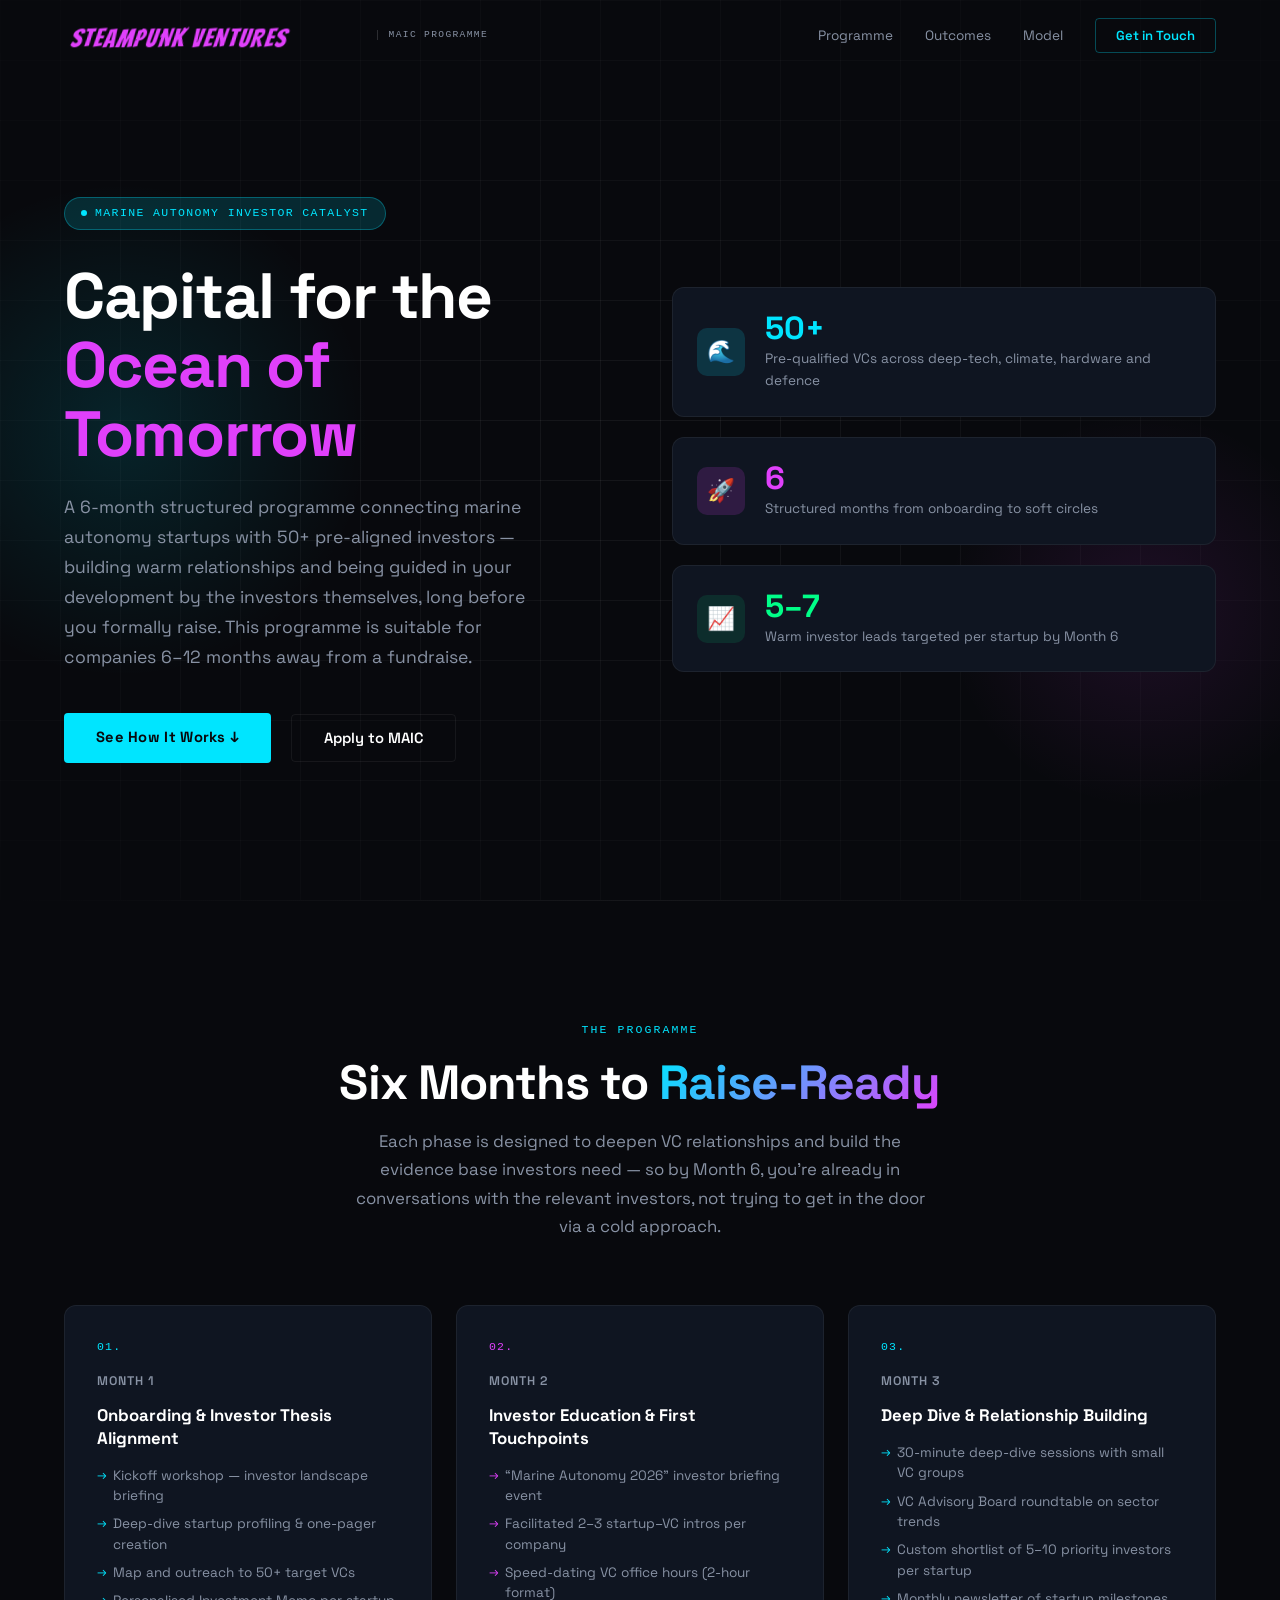
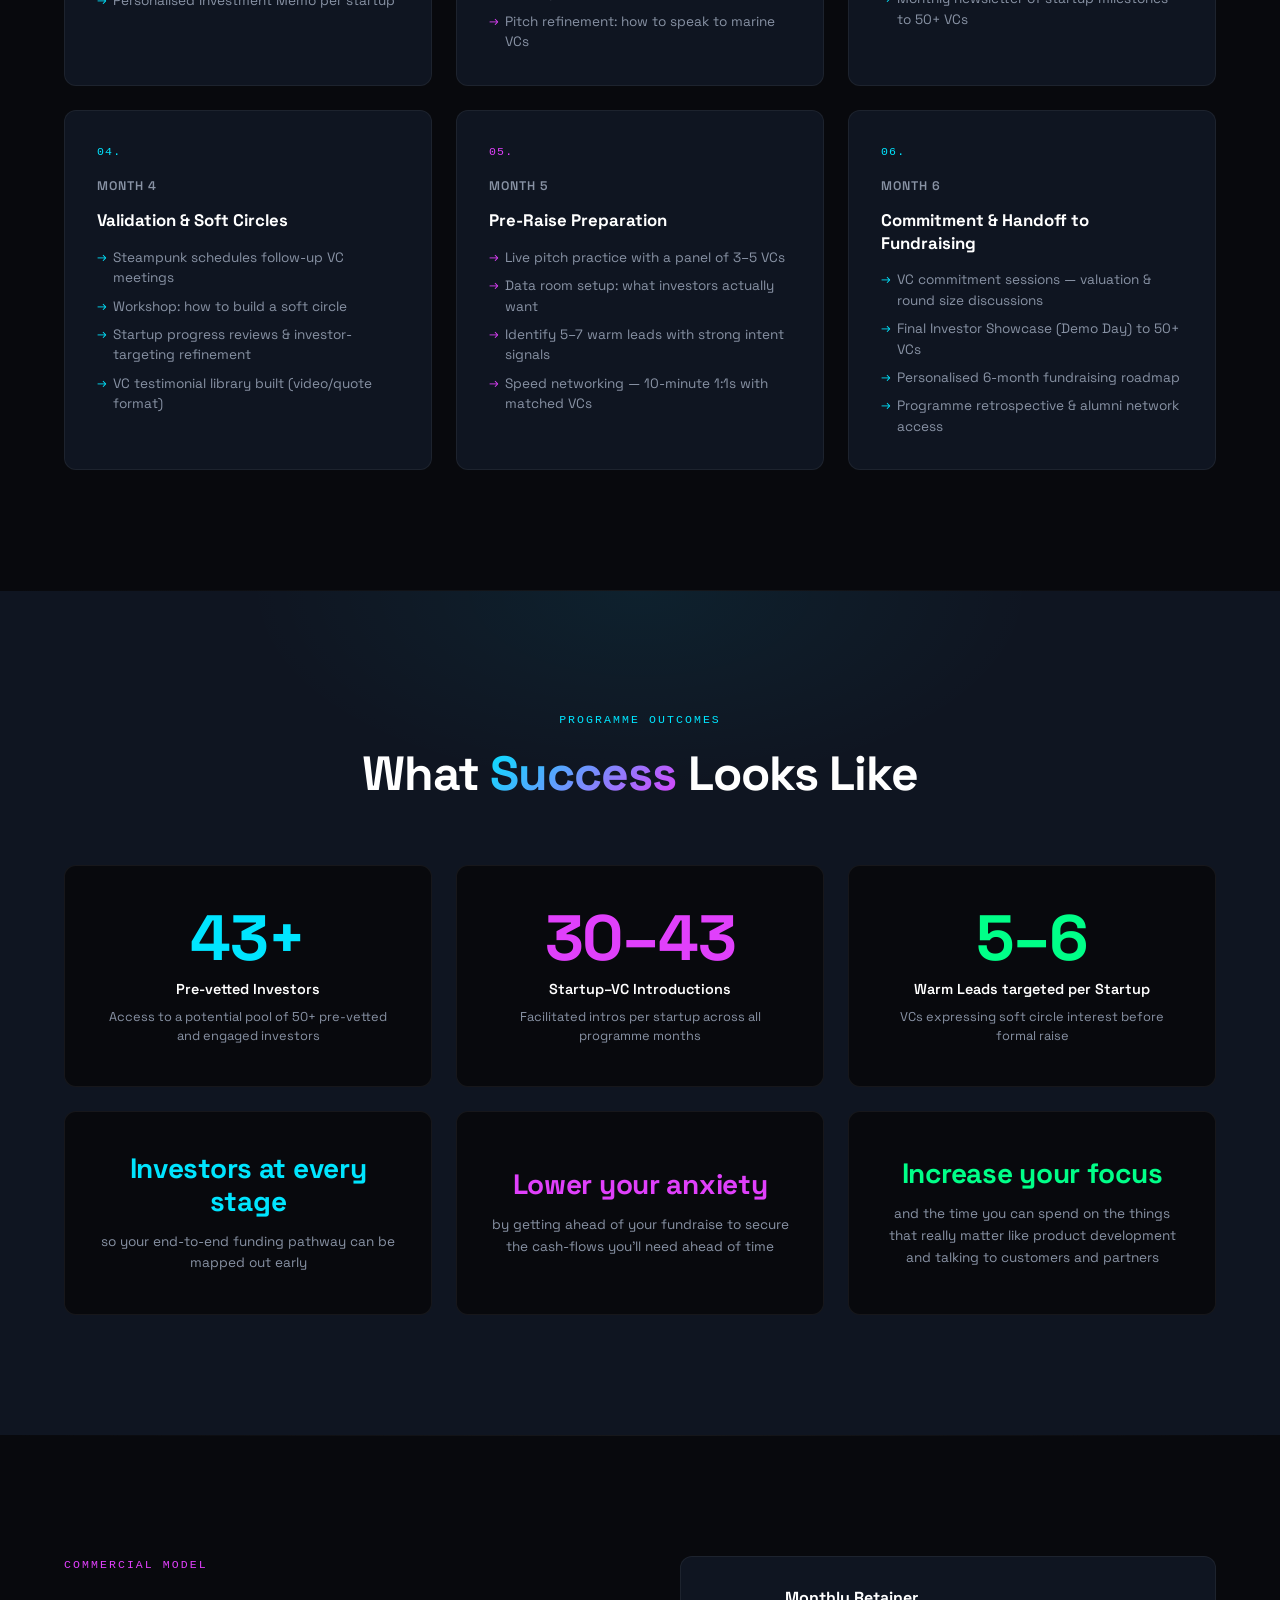
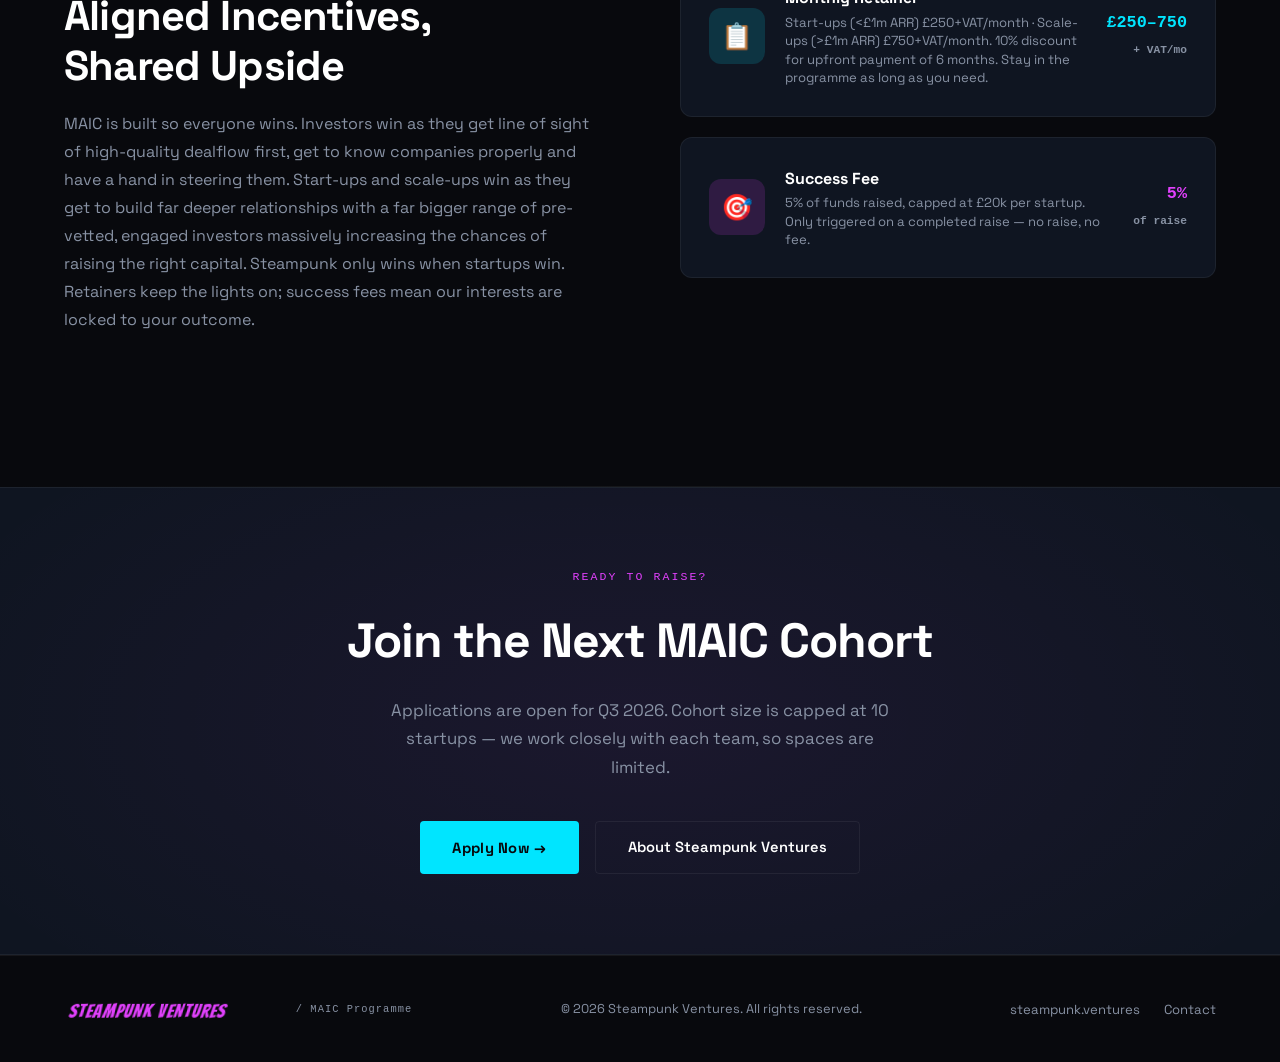
<file: index.html>
<!DOCTYPE html>
<html lang="en">
<head>
  <meta charset="UTF-8" />
  <meta name="viewport" content="width=device-width, initial-scale=1.0" />
  <title>MAIC – Marine Autonomy Investor Catalyst | Steampunk Ventures</title>
  <meta name="description" content="A 6-month structured programme connecting marine autonomy startups with 50+ VCs. Delivered by Steampunk Ventures." />
  <link rel="stylesheet" href="style.css" />
  <link rel="preconnect" href="https://fonts.googleapis.com" />
  <link rel="preconnect" href="https://fonts.gstatic.com" crossorigin />
</head>
<body>

  <!-- ── Navigation ────────────────────────────── -->
  <nav class="nav" role="navigation" aria-label="Main navigation">
    <div class="container nav-inner">
      <a href="#hero" class="nav-logo" aria-label="Steampunk Ventures — MAIC Programme">
        <svg class="brand-wordmark"
             viewBox="-10 -4 468 46"
             xmlns="http://www.w3.org/2000/svg"
             aria-hidden="true"
             focusable="false">
          <defs>
            <filter id="sv-ink" x="-3%" y="-25%" width="112%" height="150%">
              <feTurbulence type="fractalNoise" baseFrequency="0.042 0.026" numOctaves="4" stitchTiles="stitch" result="noise"/>
              <feDisplacementMap in="SourceGraphic" in2="noise" scale="2.6" xChannelSelector="R" yChannelSelector="G"/>
            </filter>
          </defs>
          <g filter="url(#sv-ink)" transform="skewX(-9)">
            <text font-family="'Bangers', Impact, 'Arial Black', sans-serif"
                  font-size="40"
                  letter-spacing="2.5"
                  fill="#E040FB"
                  x="4" y="38">STEAMPUNK VENTURES</text>
          </g>
        </svg>
        <span class="nav-logo-programme">MAIC Programme</span>
      </a>
      <ul class="nav-links" role="list">
        <li><a href="#how-it-works">Programme</a></li>
        <li><a href="#metrics">Outcomes</a></li>
        <li><a href="#revenue">Model</a></li>
        <li><a href="#contact" class="nav-cta">Get in Touch</a></li>
      </ul>
      <button class="nav-hamburger" aria-label="Open navigation menu" aria-expanded="false">
        <span></span>
        <span></span>
        <span></span>
      </button>
    </div>
  </nav>

  <!-- ── Hero ──────────────────────────────────── -->
  <section id="hero" class="hero" aria-labelledby="hero-heading">
    <div class="hero-grid" aria-hidden="true"></div>
    <div class="hero-glow-left" aria-hidden="true"></div>
    <div class="hero-glow-right" aria-hidden="true"></div>

    <div class="container hero-content">
      <div class="hero-left">
        <div class="hero-badge reveal">Marine Autonomy Investor Catalyst</div>
        <h1 id="hero-heading" class="hero-title reveal reveal-delay-1">
          Capital for the <em>Ocean of Tomorrow</em>
        </h1>
        <p class="hero-sub reveal reveal-delay-2">
          A 6-month structured programme connecting marine autonomy startups
          with 50+ pre-aligned investors — building warm relationships and being
          guided in your development by the investors themselves, long before you
          formally raise. This programme is suitable for companies 6–12 months
          away from a fundraise.
        </p>
        <div class="hero-actions reveal reveal-delay-3">
          <a href="#how-it-works" class="btn-primary">
            See How It Works ↓
          </a>
          <button class="btn-secondary" data-apply>
            Apply to MAIC
          </button>
        </div>
      </div>

      <div class="hero-right">
        <div class="hero-stat-card reveal reveal-delay-2">
          <div class="hero-stat-icon cyan" aria-hidden="true">🌊</div>
          <div>
            <div class="hero-stat-number">50+</div>
            <div class="hero-stat-desc">Pre-qualified VCs across deep-tech, climate, hardware and defence</div>
          </div>
        </div>
        <div class="hero-stat-card reveal reveal-delay-3">
          <div class="hero-stat-icon magenta" aria-hidden="true">🚀</div>
          <div>
            <div class="hero-stat-number magenta">6</div>
            <div class="hero-stat-desc">Structured months from onboarding to soft circles</div>
          </div>
        </div>
        <div class="hero-stat-card reveal reveal-delay-4">
          <div class="hero-stat-icon green" aria-hidden="true">📈</div>
          <div>
            <div class="hero-stat-number green">5–7</div>
            <div class="hero-stat-desc">Warm investor leads targeted per startup by Month 6</div>
          </div>
        </div>
      </div>
    </div>
  </section>

  <div class="divider"></div>

  <!-- ── How It Works ──────────────────────────── -->
  <section id="how-it-works" class="how-it-works" aria-labelledby="hiw-heading">
    <div class="container">
      <div class="section-header">
        <span class="label reveal">The Programme</span>
        <h2 id="hiw-heading" class="section-title reveal reveal-delay-1">
          Six Months to <em>Raise-Ready</em>
        </h2>
        <p class="section-lead reveal reveal-delay-2">
          Each phase is designed to deepen VC relationships and build the evidence
          base investors need — so by Month 6, you’re already in conversations with
          the relevant investors, not trying to get in the door via a cold approach.
        </p>
      </div>

      <div class="phases-grid">

        <article class="phase-card reveal">
          <span class="phase-number">01.</span>
          <p class="phase-month">Month 1</p>
          <h3 class="phase-title">Onboarding &amp; Investor Thesis Alignment</h3>
          <ul class="phase-bullets">
            <li>Kickoff workshop — investor landscape briefing</li>
            <li>Deep-dive startup profiling &amp; one-pager creation</li>
            <li>Map and outreach to 50+ target VCs</li>
            <li>Personalised Investment Memo per startup</li>
          </ul>
        </article>

        <article class="phase-card reveal reveal-delay-1">
          <span class="phase-number">02.</span>
          <p class="phase-month">Month 2</p>
          <h3 class="phase-title">Investor Education &amp; First Touchpoints</h3>
          <ul class="phase-bullets">
            <li>“Marine Autonomy 2026” investor briefing event</li>
            <li>Facilitated 2–3 startup–VC intros per company</li>
            <li>Speed-dating VC office hours (2-hour format)</li>
            <li>Pitch refinement: how to speak to marine VCs</li>
          </ul>
        </article>

        <article class="phase-card reveal reveal-delay-2">
          <span class="phase-number">03.</span>
          <p class="phase-month">Month 3</p>
          <h3 class="phase-title">Deep Dive &amp; Relationship Building</h3>
          <ul class="phase-bullets">
            <li>30-minute deep-dive sessions with small VC groups</li>
            <li>VC Advisory Board roundtable on sector trends</li>
            <li>Custom shortlist of 5–10 priority investors per startup</li>
            <li>Monthly newsletter of startup milestones to 50+ VCs</li>
          </ul>
        </article>

        <article class="phase-card reveal reveal-delay-3">
          <span class="phase-number">04.</span>
          <p class="phase-month">Month 4</p>
          <h3 class="phase-title">Validation &amp; Soft Circles</h3>
          <ul class="phase-bullets">
            <li>Steampunk schedules follow-up VC meetings</li>
            <li>Workshop: how to build a soft circle</li>
            <li>Startup progress reviews &amp; investor-targeting refinement</li>
            <li>VC testimonial library built (video/quote format)</li>
          </ul>
        </article>

        <article class="phase-card reveal reveal-delay-4">
          <span class="phase-number">05.</span>
          <p class="phase-month">Month 5</p>
          <h3 class="phase-title">Pre-Raise Preparation</h3>
          <ul class="phase-bullets">
            <li>Live pitch practice with a panel of 3–5 VCs</li>
            <li>Data room setup: what investors actually want</li>
            <li>Identify 5–7 warm leads with strong intent signals</li>
            <li>Speed networking — 10-minute 1:1s with matched VCs</li>
          </ul>
        </article>

        <article class="phase-card reveal reveal-delay-5">
          <span class="phase-number">06.</span>
          <p class="phase-month">Month 6</p>
          <h3 class="phase-title">Commitment &amp; Handoff to Fundraising</h3>
          <ul class="phase-bullets">
            <li>VC commitment sessions — valuation &amp; round size discussions</li>
            <li>Final Investor Showcase (Demo Day) to 50+ VCs</li>
            <li>Personalised 6-month fundraising roadmap</li>
            <li>Programme retrospective &amp; alumni network access</li>
          </ul>
        </article>

      </div>
    </div>
  </section>

  <div class="divider"></div>

  <!-- ── Key Metrics ────────────────────────────── -->
  <section id="metrics" class="metrics" aria-labelledby="metrics-heading">
    <div class="container">
      <div class="section-header">
        <span class="label reveal">Programme Outcomes</span>
        <h2 id="metrics-heading" class="section-title reveal reveal-delay-1">
          What <em>Success</em> Looks Like
        </h2>
      </div>

      <div class="metrics-grid">

        <div class="metric-card reveal">
          <div class="metric-value" data-target="50" data-suffix="+">0</div>
          <div class="metric-label">Pre-vetted Investors</div>
          <div class="metric-desc">Access to a potential pool of 50+ pre-vetted and engaged investors</div>
        </div>

        <div class="metric-card magenta reveal reveal-delay-1">
          <div class="metric-value magenta" data-target="50" data-prefix="30–" data-suffix="">0</div>
          <div class="metric-label">Startup–VC Introductions</div>
          <div class="metric-desc">Facilitated intros per startup across all programme months</div>
        </div>

        <div class="metric-card green reveal reveal-delay-2">
          <div class="metric-value green" data-target="7" data-prefix="5–" data-suffix="">0</div>
          <div class="metric-label">Warm Leads targeted per Startup</div>
          <div class="metric-desc">VCs expressing soft circle interest before formal raise</div>
        </div>

        <div class="benefit-card reveal reveal-delay-3">
          <div class="benefit-headline">Investors at every stage</div>
          <div class="benefit-desc">so your end-to-end funding pathway can be mapped out early</div>
        </div>

        <div class="benefit-card magenta reveal reveal-delay-4">
          <div class="benefit-headline">Lower your anxiety</div>
          <div class="benefit-desc">by getting ahead of your fundraise to secure the cash-flows you'll need ahead of time</div>
        </div>

        <div class="benefit-card green reveal reveal-delay-5">
          <div class="benefit-headline">Increase your focus</div>
          <div class="benefit-desc">and the time you can spend on the things that really matter like product development and talking to customers and partners</div>
        </div>

      </div>
    </div>
  </section>

  <div class="divider"></div>

  <!-- ── Revenue Model ───────────────────────────── -->
  <section id="revenue" class="revenue" aria-labelledby="revenue-heading">
    <div class="container">
      <div class="revenue-layout">

        <div class="revenue-left">
          <span class="revenue-intro-label reveal">Commercial Model</span>
          <h2 id="revenue-heading" class="revenue-intro-title reveal reveal-delay-1">
            Aligned Incentives,<br>Shared Upside
          </h2>
          <p class="revenue-intro-text reveal reveal-delay-2">
            MAIC is built so everyone wins. Investors win as they get line of sight
            of high-quality dealflow first, get to know companies properly and have
            a hand in steering them. Start-ups and scale-ups win as they get to build
            far deeper relationships with a far bigger range of pre-vetted, engaged
            investors massively increasing the chances of raising the right capital.
            Steampunk only wins when startups win. Retainers keep the lights on;
            success fees mean our interests are locked to your outcome.
          </p>
        </div>

        <div class="revenue-streams" aria-label="Revenue streams">

          <div class="stream-card reveal">
            <div class="stream-icon" aria-hidden="true">📋</div>
            <div>
              <div class="stream-name">Monthly Retainer</div>
              <div class="stream-detail">Start-ups (&lt;£1m ARR) £250+VAT/month · Scale-ups (&gt;£1m ARR) £750+VAT/month. 10% discount for upfront payment of 6 months. Stay in the programme as long as you need.</div>
            </div>
            <div class="stream-value">£250–750<br><small style="font-size:0.7rem;color:var(--text-muted)">+ VAT/mo</small></div>
          </div>

          <div class="stream-card reveal reveal-delay-1">
            <div class="stream-icon magenta" aria-hidden="true">🎯</div>
            <div>
              <div class="stream-name">Success Fee</div>
              <div class="stream-detail">5% of funds raised, capped at £20k per startup. Only triggered on a completed raise — no raise, no fee.</div>
            </div>
            <div class="stream-value">5%<br><small style="font-size:0.7rem;color:var(--text-muted)">of raise</small></div>
          </div>

        </div>
      </div>
    </div>
  </section>

  <div class="divider"></div>

  <!-- ── CTA Banner ──────────────────────────────── -->
  <section id="contact" class="cta-banner" aria-labelledby="cta-heading">
    <div class="container">
      <span class="label reveal" style="text-align:center; color: var(--accent-magenta);">Ready to Raise?</span>
      <h2 id="cta-heading" class="cta-title reveal reveal-delay-1">
        Join the Next MAIC Cohort
      </h2>
      <p class="cta-sub reveal reveal-delay-2">
        Applications are open for Q3 2026. Cohort size is capped at 10 startups
        — we work closely with each team, so spaces are limited.
      </p>
      <div class="cta-actions reveal reveal-delay-3">
        <button class="btn-primary" data-apply>
          Apply Now →
        </button>
        <a href="https://www.steampunk.ventures/" class="btn-secondary" target="_blank" rel="noopener noreferrer">
          About Steampunk Ventures
        </a>
      </div>
    </div>
  </section>

  <!-- ── Footer ─────────────────────────────────── -->
  <footer>
    <div class="container footer-inner">
      <div class="footer-logo">
        <svg class="brand-wordmark"
             viewBox="-10 -4 468 46"
             xmlns="http://www.w3.org/2000/svg"
             aria-hidden="true"
             focusable="false">
          <g filter="url(#sv-ink)" transform="skewX(-9)">
            <text font-family="'Bangers', Impact, 'Arial Black', sans-serif"
                  font-size="40"
                  letter-spacing="2.5"
                  fill="#E040FB"
                  x="4" y="38">STEAMPUNK VENTURES</text>
          </g>
        </svg>
        <span>/ MAIC Programme</span>
      </div>
      <p class="footer-note">&copy; 2026 Steampunk Ventures. All rights reserved.</p>
      <ul class="footer-links" role="list">
        <li><a href="https://www.steampunk.ventures/" target="_blank" rel="noopener noreferrer">steampunk.ventures</a></li>
        <li><a href="mailto:maic@steampunk.ventures">Contact</a></li>
      </ul>
    </div>
  </footer>

  <!-- ── Apply Modal ───────────────────────────────── -->
  <div id="apply-modal" class="modal-overlay" role="dialog" aria-modal="true" aria-labelledby="modal-title" hidden>
    <div class="modal-card">
      <button class="modal-close" aria-label="Close">✕</button>

      <div id="apply-form-wrap">
        <span class="label">Apply to MAIC</span>
        <h2 id="modal-title" class="modal-title">Join the Next Cohort</h2>
        <p class="modal-sub">Tell us about yourself and your company. The Steampunk team will be in touch within 48 hours.</p>

        <form id="apply-form" action="https://formsubmit.co/ajax/simon@steampunk.ventures" method="POST" novalidate>
          <input type="hidden" name="_subject" value="New MAIC Programme Application">
          <input type="hidden" name="_captcha" value="false">

          <div class="form-group">
            <label for="f-name">Full Name</label>
            <input type="text" id="f-name" name="name" placeholder="Jane Smith" required autocomplete="name">
          </div>
          <div class="form-group">
            <label for="f-email">Email Address</label>
            <input type="email" id="f-email" name="email" placeholder="jane@company.com" required autocomplete="email">
          </div>
          <div class="form-group">
            <label for="f-phone">Phone Number</label>
            <input type="tel" id="f-phone" name="phone" placeholder="+44 7700 000000" required autocomplete="tel">
          </div>

          <p id="form-error" class="form-error" hidden>Something went wrong — please try again or email <a href="mailto:simon@steampunk.ventures">simon@steampunk.ventures</a>.</p>
          <button type="submit" class="btn-primary modal-submit">Submit Application →</button>
        </form>
      </div>

      <div id="apply-success" hidden>
        <div class="success-icon" aria-hidden="true">✓</div>
        <h2 class="modal-title">Application Received</h2>
        <p class="modal-sub">Thanks! The Steampunk Ventures team will review your application and be in touch within 48 hours.</p>
        <button class="btn-secondary modal-close-success">Close</button>
      </div>
    </div>
  </div>

  <script src="script.js" defer></script>
</body>
</html>
</file>
<file: style.css>
/* ============================================================
   MAIC – Marine Autonomy Investor Catalyst
   Brand: Steampunk Ventures
   ============================================================ */

@import url('https://fonts.googleapis.com/css2?family=Bangers&family=Space+Grotesk:wght@300;400;500;600;700&display=swap');

:root {
  --bg-base:        #08090D;
  --bg-card:        #0F1521;
  --bg-card-hover:  #141E30;
  --text-primary:   #FFFFFF;
  --text-muted:     #8892A4;
  --accent-cyan:    #00E5FF;
  --accent-magenta: #E040FB;
  --accent-green:   #00FF88;
  --glow-cyan:      rgba(0, 229, 255, 0.15);
  --glow-magenta:   rgba(224, 64, 251, 0.15);
  --border-subtle:  rgba(255, 255, 255, 0.06);
  --border-cyan:    rgba(0, 229, 255, 0.3);
  --border-magenta: rgba(224, 64, 251, 0.3);
  --font-main:      'Space Grotesk', system-ui, sans-serif;
  --font-mono:      ui-monospace, SFMono-Regular, Menlo, Monaco, Consolas, "Liberation Mono", "Courier New", monospace;
  --max-width:      1200px;
  --section-pad:    120px;
}

/* ── Reset ──────────────────────────────────── */
*, *::before, *::after { box-sizing: border-box; margin: 0; padding: 0; }
html { scroll-behavior: smooth; font-size: 16px; }
body {
  background: var(--bg-base);
  color: var(--text-primary);
  font-family: var(--font-main);
  line-height: 1.6;
  -webkit-font-smoothing: antialiased;
}
img { max-width: 100%; display: block; }
a { color: inherit; text-decoration: none; }

/* ── Utility ────────────────────────────────── */
.container {
  width: 90%;
  max-width: var(--max-width);
  margin-inline: auto;
}
.label {
  font-family: var(--font-mono);
  font-size: 0.72rem;
  letter-spacing: 0.18em;
  text-transform: uppercase;
  color: var(--accent-cyan);
  display: block;
  margin-bottom: 1rem;
}
.reveal {
  opacity: 0;
  transform: translateY(32px);
  transition: opacity 0.7s ease, transform 0.7s ease;
}
.reveal.visible {
  opacity: 1;
  transform: none;
}
.reveal-delay-1 { transition-delay: 0.1s; }
.reveal-delay-2 { transition-delay: 0.2s; }
.reveal-delay-3 { transition-delay: 0.3s; }
.reveal-delay-4 { transition-delay: 0.4s; }
.reveal-delay-5 { transition-delay: 0.5s; }
.reveal-delay-6 { transition-delay: 0.6s; }

/* ── Nav ─────────────────────────────────────── */
.nav {
  position: fixed;
  top: 0;
  inset-inline: 0;
  z-index: 100;
  padding: 1.25rem 0;
  transition: background 0.3s ease, backdrop-filter 0.3s ease;
}
.nav.scrolled {
  background: rgba(8, 9, 13, 0.92);
  backdrop-filter: blur(12px);
  border-bottom: 1px solid var(--border-subtle);
}
.nav-inner {
  display: flex;
  align-items: center;
  justify-content: space-between;
}
.nav-logo {
  display: inline-flex;
  align-items: center;
  gap: 0.5rem;
}
.brand-wordmark {
  height: 30px;
  width: auto;
  display: block;
  flex-shrink: 0;
}
.nav-logo-programme {
  font-family: var(--font-mono);
  font-size: 0.6rem;
  font-weight: 400;
  color: var(--text-muted);
  letter-spacing: 0.14em;
  text-transform: uppercase;
  white-space: nowrap;
  padding-left: 0.65rem;
  border-left: 1px solid rgba(255,255,255,0.15);
  line-height: 1;
}
.nav-links {
  display: flex;
  align-items: center;
  gap: 2rem;
  list-style: none;
}
.nav-links a {
  font-size: 0.85rem;
  color: var(--text-muted);
  transition: color 0.2s;
}
.nav-links a:hover { color: var(--text-primary); }
.nav-cta {
  font-size: 0.82rem !important;
  font-weight: 600;
  color: var(--accent-cyan) !important;
  border: 1px solid var(--border-cyan);
  padding: 0.5rem 1.25rem;
  border-radius: 4px;
  transition: background 0.2s, color 0.2s !important;
}
.nav-cta:hover {
  background: var(--accent-cyan);
  color: var(--bg-base) !important;
}

/* ── Hero ──────────────────────────────────────── */
.hero {
  min-height: 100vh;
  display: flex;
  align-items: center;
  position: relative;
  overflow: hidden;
  padding: 160px 0 100px;
}
.hero-grid {
  position: absolute;
  inset: 0;
  background-image:
    linear-gradient(var(--border-subtle) 1px, transparent 1px),
    linear-gradient(90deg, var(--border-subtle) 1px, transparent 1px);
  background-size: 60px 60px;
  mask-image: radial-gradient(ellipse 80% 80% at 50% 50%, black, transparent);
}
.hero-glow-left {
  position: absolute;
  top: 20%;
  left: -10%;
  width: 500px;
  height: 500px;
  background: radial-gradient(circle, rgba(0, 229, 255, 0.12) 0%, transparent 70%);
  pointer-events: none;
}
.hero-glow-right {
  position: absolute;
  bottom: 10%;
  right: -5%;
  width: 400px;
  height: 400px;
  background: radial-gradient(circle, rgba(224, 64, 251, 0.1) 0%, transparent 70%);
  pointer-events: none;
}
.hero-content {
  position: relative;
  z-index: 2;
  display: grid;
  grid-template-columns: 1fr 1fr;
  gap: 4rem;
  align-items: center;
}
.hero-badge {
  display: inline-flex;
  align-items: center;
  gap: 0.5rem;
  background: var(--glow-cyan);
  border: 1px solid var(--border-cyan);
  border-radius: 100px;
  padding: 0.4rem 1rem;
  font-family: var(--font-mono);
  font-size: 0.72rem;
  letter-spacing: 0.12em;
  text-transform: uppercase;
  color: var(--accent-cyan);
  margin-bottom: 2rem;
}
.hero-badge::before {
  content: '';
  width: 6px;
  height: 6px;
  background: var(--accent-cyan);
  border-radius: 50%;
  animation: pulse 2s infinite;
}
@keyframes pulse {
  0%, 100% { opacity: 1; }
  50% { opacity: 0.3; }
}
.hero-title {
  font-size: clamp(2.6rem, 5vw, 4.2rem);
  font-weight: 700;
  line-height: 1.08;
  letter-spacing: -0.02em;
  margin-bottom: 1.5rem;
}
.hero-title em {
  font-style: normal;
  color: var(--accent-magenta);
}
.hero-sub {
  font-size: 1.1rem;
  color: var(--text-muted);
  line-height: 1.7;
  margin-bottom: 2.5rem;
  max-width: 42ch;
}
.hero-actions {
  display: flex;
  align-items: center;
  gap: 1.25rem;
  flex-wrap: wrap;
}
.btn-primary {
  display: inline-flex;
  align-items: center;
  gap: 0.5rem;
  background: var(--accent-cyan);
  color: var(--bg-base);
  font-family: var(--font-main);
  font-weight: 700;
  font-size: 0.92rem;
  letter-spacing: 0.02em;
  padding: 0.85rem 2rem;
  border-radius: 4px;
  border: none;
  cursor: pointer;
  transition: transform 0.2s, box-shadow 0.2s;
}
.btn-primary:hover {
  transform: translateY(-2px);
  box-shadow: 0 8px 32px rgba(0, 229, 255, 0.3);
}
.btn-secondary {
  display: inline-flex;
  align-items: center;
  gap: 0.5rem;
  background: transparent;
  color: var(--text-primary);
  font-family: var(--font-main);
  font-weight: 600;
  font-size: 0.92rem;
  padding: 0.85rem 2rem;
  border-radius: 4px;
  border: 1px solid var(--border-subtle);
  cursor: pointer;
  transition: border-color 0.2s, background 0.2s;
}
.btn-secondary:hover {
  border-color: var(--text-muted);
  background: rgba(255,255,255,0.04);
}
.hero-right {
  display: flex;
  flex-direction: column;
  gap: 1.25rem;
}
.hero-stat-card {
  background: var(--bg-card);
  border: 1px solid var(--border-subtle);
  border-radius: 12px;
  padding: 1.5rem;
  display: flex;
  align-items: center;
  gap: 1.25rem;
  transition: border-color 0.3s;
}
.hero-stat-card:hover { border-color: var(--border-cyan); }
.hero-stat-icon {
  width: 48px;
  height: 48px;
  border-radius: 10px;
  display: flex;
  align-items: center;
  justify-content: center;
  font-size: 1.4rem;
  flex-shrink: 0;
}
.hero-stat-icon.cyan { background: var(--glow-cyan); }
.hero-stat-icon.magenta { background: var(--glow-magenta); }
.hero-stat-icon.green { background: rgba(0, 255, 136, 0.1); }
.hero-stat-number {
  font-size: 2rem;
  font-weight: 700;
  line-height: 1;
  color: var(--accent-cyan);
}
.hero-stat-number.magenta { color: var(--accent-magenta); }
.hero-stat-number.green { color: var(--accent-green); }
.hero-stat-desc {
  font-size: 0.85rem;
  color: var(--text-muted);
  margin-top: 0.25rem;
}

/* ── Section Shared ─────────────────────────────── */
section {
  padding: var(--section-pad) 0;
}
.section-header {
  text-align: center;
  margin-bottom: 4rem;
}
.section-title {
  font-size: clamp(2rem, 4vw, 3rem);
  font-weight: 700;
  letter-spacing: -0.02em;
  line-height: 1.15;
  margin-bottom: 1rem;
}
.section-title em {
  font-style: normal;
  background: linear-gradient(135deg, var(--accent-cyan), var(--accent-magenta));
  -webkit-background-clip: text;
  -webkit-text-fill-color: transparent;
  background-clip: text;
}
.section-lead {
  font-size: 1.05rem;
  color: var(--text-muted);
  max-width: 54ch;
  margin-inline: auto;
  line-height: 1.7;
}

/* ── Divider ───────────────────────────────────── */
.divider {
  height: 1px;
  background: linear-gradient(90deg, transparent, var(--border-subtle), transparent);
}

/* ── How It Works ───────────────────────────────── */
.how-it-works {
  background: var(--bg-base);
}
.phases-grid {
  display: grid;
  grid-template-columns: repeat(3, 1fr);
  gap: 1.5rem;
}
.phase-card {
  background: var(--bg-card);
  border: 1px solid var(--border-subtle);
  border-radius: 12px;
  padding: 2rem;
  position: relative;
  overflow: hidden;
  transition: border-color 0.3s, transform 0.3s, box-shadow 0.3s;
  cursor: default;
}
.phase-card::before {
  content: '';
  position: absolute;
  top: 0;
  left: 0;
  right: 0;
  height: 2px;
  background: linear-gradient(90deg, var(--accent-cyan), transparent);
  opacity: 0;
  transition: opacity 0.3s;
}
.phase-card:hover {
  border-color: var(--border-cyan);
  transform: translateY(-4px);
  box-shadow: 0 16px 48px var(--glow-cyan);
}
.phase-card:hover::before { opacity: 1; }
.phase-card:nth-child(3n+2):hover {
  border-color: var(--border-magenta);
  box-shadow: 0 16px 48px var(--glow-magenta);
}
.phase-card:nth-child(3n+2)::before {
  background: linear-gradient(90deg, var(--accent-magenta), transparent);
}
.phase-number {
  font-family: var(--font-mono);
  font-size: 0.72rem;
  color: var(--accent-cyan);
  letter-spacing: 0.1em;
  margin-bottom: 1rem;
  display: block;
}
.phase-card:nth-child(3n+2) .phase-number { color: var(--accent-magenta); }
.phase-month {
  font-size: 0.78rem;
  font-weight: 600;
  text-transform: uppercase;
  letter-spacing: 0.08em;
  color: var(--text-muted);
  margin-bottom: 0.75rem;
}
.phase-title {
  font-size: 1.05rem;
  font-weight: 700;
  margin-bottom: 1rem;
  line-height: 1.35;
}
.phase-bullets {
  list-style: none;
  display: flex;
  flex-direction: column;
  gap: 0.5rem;
}
.phase-bullets li {
  font-size: 0.85rem;
  color: var(--text-muted);
  padding-left: 1rem;
  position: relative;
  line-height: 1.5;
}
.phase-bullets li::before {
  content: '→';
  position: absolute;
  left: 0;
  color: var(--accent-cyan);
  font-size: 0.75rem;
}
.phase-card:nth-child(3n+2) .phase-bullets li::before {
  color: var(--accent-magenta);
}

/* ── Key Metrics ────────────────────────────────── */
.metrics {
  background: var(--bg-card);
  position: relative;
  overflow: hidden;
}
.metrics::before {
  content: '';
  position: absolute;
  top: -200px;
  left: 50%;
  transform: translateX(-50%);
  width: 800px;
  height: 400px;
  background: radial-gradient(ellipse, rgba(0, 229, 255, 0.06) 0%, transparent 70%);
  pointer-events: none;
}
.metrics-grid {
  display: grid;
  grid-template-columns: repeat(3, 1fr);
  gap: 1.5rem;
}
.metric-card {
  background: var(--bg-base);
  border: 1px solid var(--border-subtle);
  border-radius: 12px;
  padding: 2.5rem 2rem;
  text-align: center;
  position: relative;
  overflow: hidden;
  transition: border-color 0.3s, box-shadow 0.3s;
}
.metric-card:hover {
  border-color: var(--border-cyan);
  box-shadow: 0 8px 32px var(--glow-cyan);
}
.metric-card.magenta:hover {
  border-color: var(--border-magenta);
  box-shadow: 0 8px 32px var(--glow-magenta);
}
.metric-value {
  font-size: clamp(2.8rem, 5vw, 4rem);
  font-weight: 700;
  line-height: 1;
  color: var(--accent-cyan);
  letter-spacing: -0.02em;
  margin-bottom: 0.5rem;
}
.metric-card.magenta .metric-value { color: var(--accent-magenta); }
.metric-card.green .metric-value { color: var(--accent-green); }
.metric-label {
  font-size: 0.9rem;
  font-weight: 600;
  color: var(--text-primary);
  margin-bottom: 0.4rem;
}
.metric-desc {
  font-size: 0.8rem;
  color: var(--text-muted);
  line-height: 1.5;
}

/* ── Benefit Cards (metrics section) ───────────────── */
.benefit-card {
  background: var(--bg-base);
  border: 1px solid var(--border-subtle);
  border-radius: 12px;
  padding: 2.5rem 2rem;
  text-align: center;
  display: flex;
  flex-direction: column;
  justify-content: center;
  gap: 0.75rem;
  transition: border-color 0.3s, box-shadow 0.3s;
}
.benefit-card:hover {
  border-color: var(--border-cyan);
  box-shadow: 0 8px 32px var(--glow-cyan);
}
.benefit-card.magenta:hover {
  border-color: var(--border-magenta);
  box-shadow: 0 8px 32px var(--glow-magenta);
}
.benefit-card.green:hover {
  border-color: rgba(0,255,136,0.25);
  box-shadow: 0 8px 32px rgba(0,255,136,0.12);
}
.benefit-headline {
  font-size: clamp(1.3rem, 2.5vw, 1.75rem);
  font-weight: 700;
  letter-spacing: -0.01em;
  color: var(--accent-cyan);
  line-height: 1.2;
}
.benefit-card.magenta .benefit-headline { color: var(--accent-magenta); }
.benefit-card.green .benefit-headline { color: var(--accent-green); }
.benefit-desc {
  font-size: 0.85rem;
  color: var(--text-muted);
  line-height: 1.6;
}

/* ── Revenue ─────────────────────────────────────── */
.revenue {
  background: var(--bg-base);
}
.revenue-layout {
  display: grid;
  grid-template-columns: 1fr 1fr;
  gap: 5rem;
  align-items: start;
}
.revenue-intro-label {
  font-family: var(--font-mono);
  font-size: 0.72rem;
  color: var(--accent-magenta);
  letter-spacing: 0.18em;
  text-transform: uppercase;
  display: block;
  margin-bottom: 1rem;
}
.revenue-intro-title {
  font-size: clamp(1.8rem, 3.5vw, 2.6rem);
  font-weight: 700;
  letter-spacing: -0.02em;
  line-height: 1.2;
  margin-bottom: 1.25rem;
}
.revenue-intro-text {
  font-size: 1rem;
  color: var(--text-muted);
  line-height: 1.75;
  margin-bottom: 2rem;
}
.revenue-total {
  background: var(--bg-card);
  border: 1px solid var(--border-magenta);
  border-radius: 12px;
  padding: 2rem;
  display: flex;
  align-items: center;
  gap: 1.5rem;
}
.revenue-total-icon {
  font-size: 2.5rem;
  flex-shrink: 0;
}
.revenue-total-label {
  font-size: 0.8rem;
  color: var(--text-muted);
  text-transform: uppercase;
  letter-spacing: 0.08em;
  margin-bottom: 0.25rem;
}
.revenue-total-value {
  font-size: 2rem;
  font-weight: 700;
  color: var(--accent-magenta);
  letter-spacing: -0.02em;
}
.revenue-streams {
  display: flex;
  flex-direction: column;
  gap: 1.25rem;
}
.stream-card {
  background: var(--bg-card);
  border: 1px solid var(--border-subtle);
  border-radius: 12px;
  padding: 1.75rem;
  display: grid;
  grid-template-columns: 56px 1fr auto;
  align-items: center;
  gap: 1.25rem;
  transition: border-color 0.3s, box-shadow 0.3s;
}
.stream-card:hover {
  border-color: var(--border-cyan);
  box-shadow: 0 4px 24px var(--glow-cyan);
}
.stream-icon {
  width: 56px;
  height: 56px;
  border-radius: 12px;
  background: var(--glow-cyan);
  display: flex;
  align-items: center;
  justify-content: center;
  font-size: 1.6rem;
  flex-shrink: 0;
}
.stream-icon.magenta { background: var(--glow-magenta); }
.stream-icon.green { background: rgba(0,255,136,0.1); }
.stream-name {
  font-weight: 700;
  font-size: 1rem;
  margin-bottom: 0.2rem;
}
.stream-detail {
  font-size: 0.82rem;
  color: var(--text-muted);
  line-height: 1.4;
}
.stream-value {
  font-family: var(--font-mono);
  font-weight: 700;
  font-size: 1.05rem;
  color: var(--accent-cyan);
  text-align: right;
  white-space: nowrap;
}
.stream-card:nth-child(2) .stream-value { color: var(--accent-magenta); }
.stream-card:nth-child(3) .stream-value { color: var(--accent-green); }

/* ── CTA Banner ─────────────────────────────────── */
.cta-banner {
  background: var(--bg-card);
  border-top: 1px solid var(--border-subtle);
  border-bottom: 1px solid var(--border-subtle);
  padding: 80px 0;
  text-align: center;
  position: relative;
  overflow: hidden;
}
.cta-banner::before {
  content: '';
  position: absolute;
  inset: 0;
  background: radial-gradient(ellipse 60% 80% at 50% 50%, rgba(224, 64, 251, 0.06), transparent);
  pointer-events: none;
}
.cta-banner .container { position: relative; }
.cta-title {
  font-size: clamp(2rem, 4vw, 3rem);
  font-weight: 700;
  letter-spacing: -0.02em;
  margin-bottom: 1rem;
}
.cta-sub {
  font-size: 1.05rem;
  color: var(--text-muted);
  margin-bottom: 2.5rem;
  max-width: 46ch;
  margin-inline: auto;
  line-height: 1.7;
}
.cta-actions {
  display: flex;
  justify-content: center;
  gap: 1rem;
  flex-wrap: wrap;
}

/* ── Footer ──────────────────────────────────────── */
footer {
  padding: 2.5rem 0;
  border-top: 1px solid var(--border-subtle);
}
.footer-inner {
  display: flex;
  align-items: center;
  justify-content: space-between;
  gap: 1rem;
  flex-wrap: wrap;
}
.footer-logo {
  display: flex;
  align-items: center;
  gap: 0.5rem;
}
.footer-logo .brand-wordmark {
  height: 22px;
}
.footer-logo span {
  font-family: var(--font-mono);
  font-size: 0.65rem;
  color: var(--text-muted);
  letter-spacing: 0.1em;
}
.footer-note {
  font-size: 0.8rem;
  color: var(--text-muted);
}
.footer-links {
  display: flex;
  gap: 1.5rem;
  list-style: none;
}
.footer-links a {
  font-size: 0.82rem;
  color: var(--text-muted);
  transition: color 0.2s;
}
.footer-links a:hover { color: var(--accent-cyan); }

/* ── Apply Modal ─────────────────────────────────── */
.modal-overlay {
  position: fixed;
  inset: 0;
  background: rgba(8, 9, 13, 0.88);
  backdrop-filter: blur(10px);
  -webkit-backdrop-filter: blur(10px);
  z-index: 200;
  display: flex;
  align-items: center;
  justify-content: center;
  padding: 1.5rem;
}
.modal-overlay[hidden] { display: none; }
.modal-card {
  background: var(--bg-card);
  border: 1px solid var(--border-subtle);
  border-radius: 16px;
  padding: 2.5rem;
  width: 100%;
  max-width: 460px;
  position: relative;
  max-height: 90vh;
  overflow-y: auto;
}
.modal-close {
  position: absolute;
  top: 1.25rem;
  right: 1.25rem;
  background: none;
  border: none;
  color: var(--text-muted);
  font-size: 1rem;
  line-height: 1;
  cursor: pointer;
  padding: 0.3rem 0.5rem;
  border-radius: 4px;
  transition: color 0.2s, background 0.2s;
}
.modal-close:hover { color: var(--text-primary); background: rgba(255,255,255,0.06); }
.modal-title {
  font-size: 1.6rem;
  font-weight: 700;
  letter-spacing: -0.02em;
  margin-bottom: 0.5rem;
  margin-top: 0.25rem;
}
.modal-sub {
  font-size: 0.9rem;
  color: var(--text-muted);
  line-height: 1.6;
  margin-bottom: 2rem;
}
.form-group {
  display: flex;
  flex-direction: column;
  gap: 0.35rem;
  margin-bottom: 1.25rem;
}
.form-group label {
  font-size: 0.75rem;
  font-weight: 600;
  color: var(--text-muted);
  text-transform: uppercase;
  letter-spacing: 0.08em;
}
.form-group input {
  background: var(--bg-base);
  border: 1px solid var(--border-subtle);
  border-radius: 6px;
  padding: 0.75rem 1rem;
  font-family: var(--font-main);
  font-size: 0.95rem;
  color: var(--text-primary);
  outline: none;
  transition: border-color 0.2s, box-shadow 0.2s;
  width: 100%;
}
.form-group input::placeholder { color: var(--text-muted); opacity: 0.5; }
.form-group input:focus {
  border-color: var(--border-cyan);
  box-shadow: 0 0 0 3px rgba(0, 229, 255, 0.08);
}
.form-error {
  font-size: 0.82rem;
  color: var(--accent-magenta);
  margin-bottom: 1rem;
  line-height: 1.5;
}
.form-error[hidden] { display: none; }
.form-error a { color: var(--accent-magenta); text-decoration: underline; }
.modal-submit {
  width: 100%;
  justify-content: center;
  margin-top: 0.25rem;
}
.modal-submit:disabled { opacity: 0.6; cursor: not-allowed; transform: none; }
#apply-success {
  text-align: center;
  padding: 1rem 0 0.5rem;
}
#apply-success[hidden] { display: none; }
.success-icon {
  width: 56px;
  height: 56px;
  background: rgba(0, 255, 136, 0.1);
  border: 1px solid rgba(0, 255, 136, 0.3);
  border-radius: 50%;
  display: flex;
  align-items: center;
  justify-content: center;
  font-size: 1.4rem;
  color: var(--accent-green);
  margin: 0 auto 1.5rem;
}
.modal-close-success {
  margin-top: 1.5rem;
  width: 100%;
  justify-content: center;
}

/* ── Hamburger Button ────────────────────────────── */
.nav-hamburger {
  display: none;
  flex-direction: column;
  justify-content: center;
  gap: 5px;
  background: none;
  border: none;
  cursor: pointer;
  padding: 6px;
  flex-shrink: 0;
}
.nav-hamburger span {
  display: block;
  width: 22px;
  height: 2px;
  background: var(--text-primary);
  border-radius: 2px;
  transition: transform 0.25s ease, opacity 0.25s ease;
  transform-origin: center;
}
.nav-hamburger[aria-expanded="true"] span:nth-child(1) { transform: translateY(7px) rotate(45deg); }
.nav-hamburger[aria-expanded="true"] span:nth-child(2) { opacity: 0; transform: scaleX(0); }
.nav-hamburger[aria-expanded="true"] span:nth-child(3) { transform: translateY(-7px) rotate(-45deg); }

/* ── Responsive ───────────────────────────────────── */
@media (max-width: 1024px) {
  .phases-grid { grid-template-columns: repeat(2, 1fr); }
  .metrics-grid { grid-template-columns: repeat(2, 1fr); }
}

@media (max-width: 768px) {
  :root { --section-pad: 72px; }

  /* Nav */
  .nav-hamburger { display: flex; }
  .nav-links {
    display: none;
    position: fixed;
    top: 60px;
    left: 0;
    right: 0;
    background: rgba(8, 9, 13, 0.97);
    backdrop-filter: blur(16px);
    -webkit-backdrop-filter: blur(16px);
    border-bottom: 1px solid var(--border-subtle);
    flex-direction: column;
    align-items: flex-start;
    padding: 1.5rem;
    gap: 1.25rem;
    z-index: 98;
  }
  .nav-links.open { display: flex; }
  .nav-links li { width: 100%; }
  .nav-links a { font-size: 1rem; padding: 0.3rem 0; display: block; }
  .nav-cta {
    font-size: 0.92rem !important;
    width: 100%;
    text-align: center;
    display: block;
    padding: 0.75rem 1rem;
  }

  /* Hero */
  .hero { padding: 110px 0 64px; }
  .hero-content { grid-template-columns: 1fr; gap: 2.5rem; }
  .hero-sub { max-width: 100%; font-size: 1rem; }
  .hero-right { display: flex; flex-direction: row; flex-wrap: wrap; gap: 1rem; }
  .hero-stat-card { flex: 1 1 calc(50% - 0.5rem); min-width: 0; }

  /* Sections */
  .phases-grid { grid-template-columns: 1fr; }
  .metrics-grid { grid-template-columns: 1fr 1fr; }

  /* Revenue */
  .revenue-layout { grid-template-columns: 1fr; gap: 2.5rem; }
  .stream-card { grid-template-columns: 48px 1fr; gap: 1rem; }
  .stream-icon { width: 48px; height: 48px; font-size: 1.4rem; }
  .stream-value { display: none; }

  /* Footer */
  .footer-inner { flex-direction: column; align-items: flex-start; gap: 1rem; }
}

@media (max-width: 480px) {
  :root { --section-pad: 56px; }
  .hero { padding: 90px 0 50px; }
  .hero-stat-card { flex: 1 1 100%; }
  .hero-right { gap: 0.75rem; }
  .metrics-grid { grid-template-columns: 1fr; }
  .hero-actions { flex-direction: column; align-items: stretch; }
  .btn-primary, .btn-secondary { text-align: center; justify-content: center; }
  .stream-card { gap: 0.875rem; }
  .stream-icon { width: 40px; height: 40px; font-size: 1.2rem; border-radius: 8px; }
}
</file>
